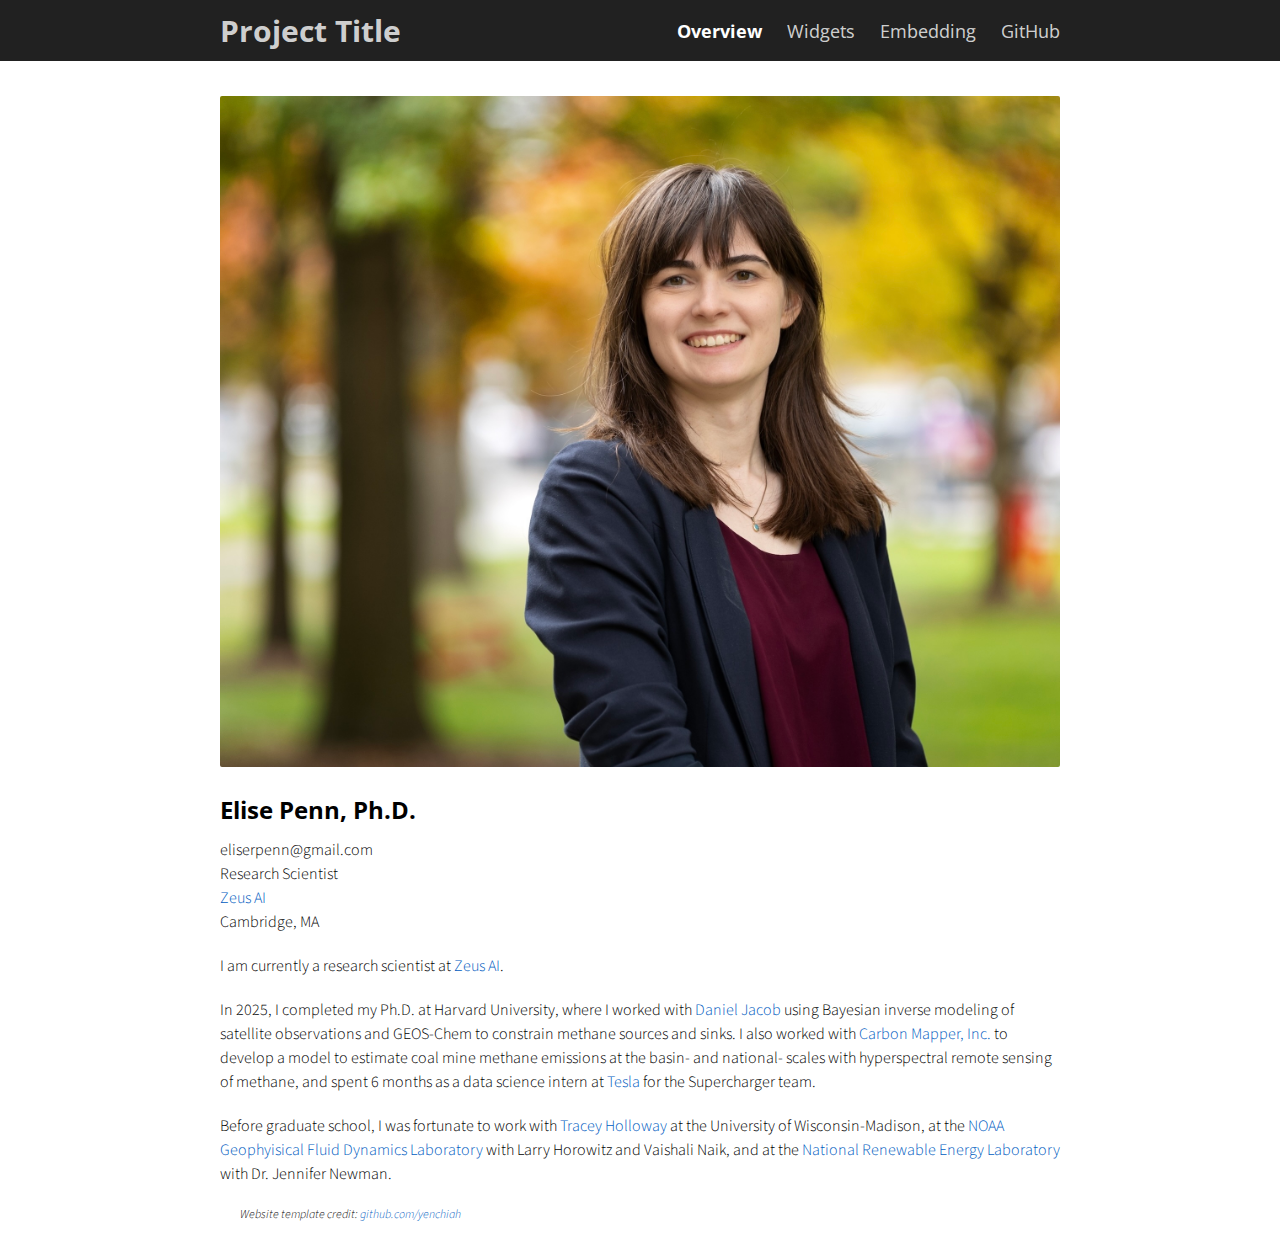
<file: index.html>
<!doctype html>
<html>

<head>
  
  <!-- Global site tag (gtag.js) - Google Analytics -->
  <script async src="https://www.googletagmanager.com/gtag/js?id=G-M1D12FNZS2"></script>
  <script>
    window.dataLayer = window.dataLayer || [];
    function gtag(){dataLayer.push(arguments);}
    gtag('js', new Date());

    gtag('config', 'G-M1D12FNZS2');
  </script>
  
  <title>Elise Penn, Ph.D.</title>
  <meta charset="utf-8" name="viewport" content="width=device-width, initial-scale=1">
  <link href="css/frame.css" media="screen" rel="stylesheet" type="text/css" />
  <link href="css/controls.css" media="screen" rel="stylesheet" type="text/css" />
  <link href="css/custom.css" media="screen" rel="stylesheet" type="text/css" />
  <link href='https://fonts.googleapis.com/css?family=Open+Sans:400,700' rel='stylesheet' type='text/css'>
  <link href='https://fonts.googleapis.com/css?family=Open+Sans+Condensed:300,700' rel='stylesheet' type='text/css'>
  <link href="https://fonts.googleapis.com/css?family=Source+Sans+Pro:400,700" rel="stylesheet">
  <script src="https://ajax.googleapis.com/ajax/libs/jquery/3.3.1/jquery.min.js"></script>
  <script src="js/menu.js"></script>
  <style>
    .menu-index {
      color: rgb(255, 255, 255) !important;
      opacity: 1 !important;
      font-weight: 700 !important;
    }
  </style>
</head>

<body>
  <div class="menu-container"></div>
  <div class="content-container">
    <div class="content">
      <div class="content-table flex-column">
<!---------------------------->
<!-- Headshot Header -->
        <div class="flex-row">
          <div class="flex-item flex-column">
            <img class="image" id="headshot" src="img/Penn_Elise_02_1mb_cropped.jpeg">
          </div>
          <div class="flex-item flex-column">
            <h2>Elise Penn, Ph.D.</h2>
            <p class="text">
              eliserpenn@gmail.com<br>
              Research Scientist<br>
              <a href="https://myzeus.ai" target="_blank">Zeus AI</a> <br>
              Cambridge, MA
            </p>
          </div>
        </div>
<!-- ...end Headshot Header -->
<!---------------------------->
<!-- About Me -->
        <div class="flex-row">
          <div class="flex-item flex-column">
            
          <p class="text">
          I am currently a research scientist at <a href="https://myzeus.ai" target="_blank">Zeus AI</a>. 
          </p>
            <p class="text">
            In 2025, I completed my Ph.D. at Harvard University, where I worked with <a href="https://acmg.seas.harvard.edu/people/daniel-j-jacob" target="_blank">Daniel Jacob</a> using Bayesian inverse modeling of satellite observations and GEOS-Chem
          to constrain methane sources and sinks. I also worked with <a href="https://carbonmapper.org" target="_blank">Carbon Mapper, Inc.</a> to
            develop a model to estimate coal mine methane emissions at the basin- and national- scales with hyperspectral remote sensing of methane,
            and spent 6 months as a data science intern at <a href="https://www.tesla.com/" target="_blank">Tesla</a> for the Supercharger team. 
          </p>
          <p class="text">
          Before graduate school, I was fortunate to work with <a href="https://hollowaygroup.org/traceyholloway" target="_blank">Tracey Holloway</a> at the University of Wisconsin-Madison, at the <a href="https://www.gfdl.noaa.gov/" target="_blank">NOAA Geophyisical Fluid Dynamics Laboratory</a> with Larry Horowitz and Vaishali Naik, and at the <a href="https://www.nrel.gov/">National Renewable Energy Laboratory</a> with Dr. Jennifer Newman.
          </p>

          
            <!-- 
            <h2>About Me</h2>
          <hr>
          <p class="text">
          My family moved a lot while I was growing up (some places include north/south California, Wisconsin, and Oxford, UK). Of these, I feel the stongest connection to Milwaukee, WI, where I've spent the most time. I am a proud alumna of <a href="https://en.wikipedia.org/wiki/Rufus_King_International_High_School">Milwaukee Public Schools</a>. 
          </p>
          <p class="text">
           My interest in the earth sciences started off on the "solid earth" side, when I majored in Geological Engineering at University of Wisconsin-Madison, and I still like to break out the geology books on road trips. My current hobbies include playing video games, weightlifting, and learning Portuguese.
          </p> 
              -->
<!---------------------------->
<!-- Credits-->
          <div class="flex-item flex-item-stretch flex-column">
            <p class="text text-small text-italic">
              Website template credit: <a href="https://github.com/yenchiah/project-website-template">github.com/yenchiah</a>
            </p>
          </div>
<!-- ...end Credits-->
          </div>
        </div>
      </div>
    </div>
  </div>
</body>

</html>
</file>
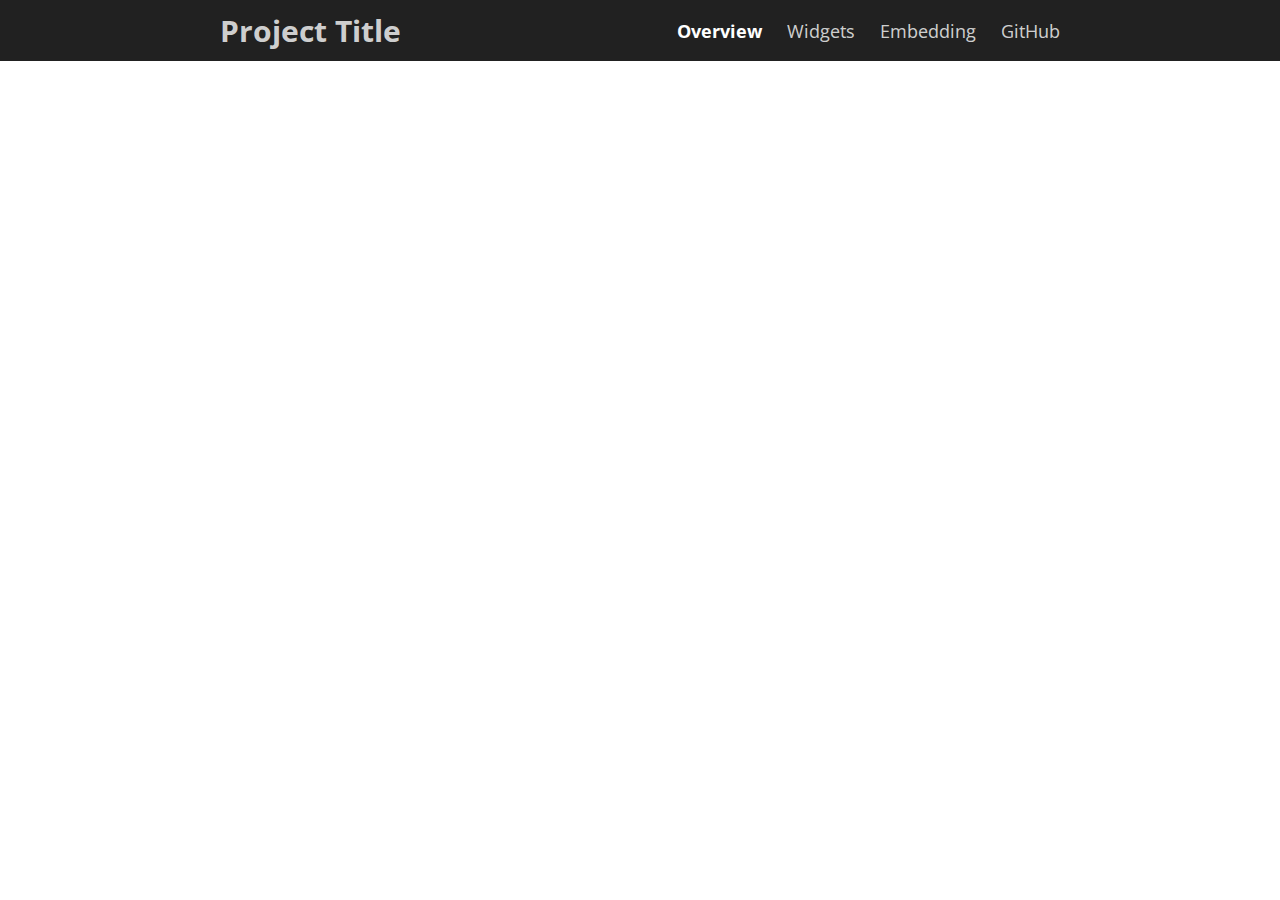
<file: CV.html>
<!doctype html>
<html>

<head>
  <title>Project Title</title>
  <meta charset="utf-8" name="viewport" content="width=device-width, initial-scale=1">
  <link href="css/frame.css" media="screen" rel="stylesheet" type="text/css" />
  <link href="css/controls.css" media="screen" rel="stylesheet" type="text/css" />
  <link href="css/custom.css" media="screen" rel="stylesheet" type="text/css" />
  <link href='https://fonts.googleapis.com/css?family=Open+Sans:400,700' rel='stylesheet' type='text/css'>
  <link href='https://fonts.googleapis.com/css?family=Open+Sans+Condensed:300,700' rel='stylesheet' type='text/css'>
  <link href="https://fonts.googleapis.com/css?family=Source+Sans+Pro:400,700" rel="stylesheet">
  <script src="https://ajax.googleapis.com/ajax/libs/jquery/3.3.1/jquery.min.js"></script>
  <script src="js/menu.js"></script>
  <style>
    .menu-index {
      color: rgb(255, 255, 255) !important;
      opacity: 1 !important;
      font-weight: 700 !important;
    }
  </style>
</head>

<body>
  <div class="menu-container"></div>
  <div class="content-container">
    <div class="content">
      <div class="content-table flex-column">
        <div class="flex-row">
          <div class="flex-item flex-column">
          </div>
          <div class="flex-item flex-column">
          </div>
        </div>
      </div>
    </div>
  </div>
</body>

</html>
</file>
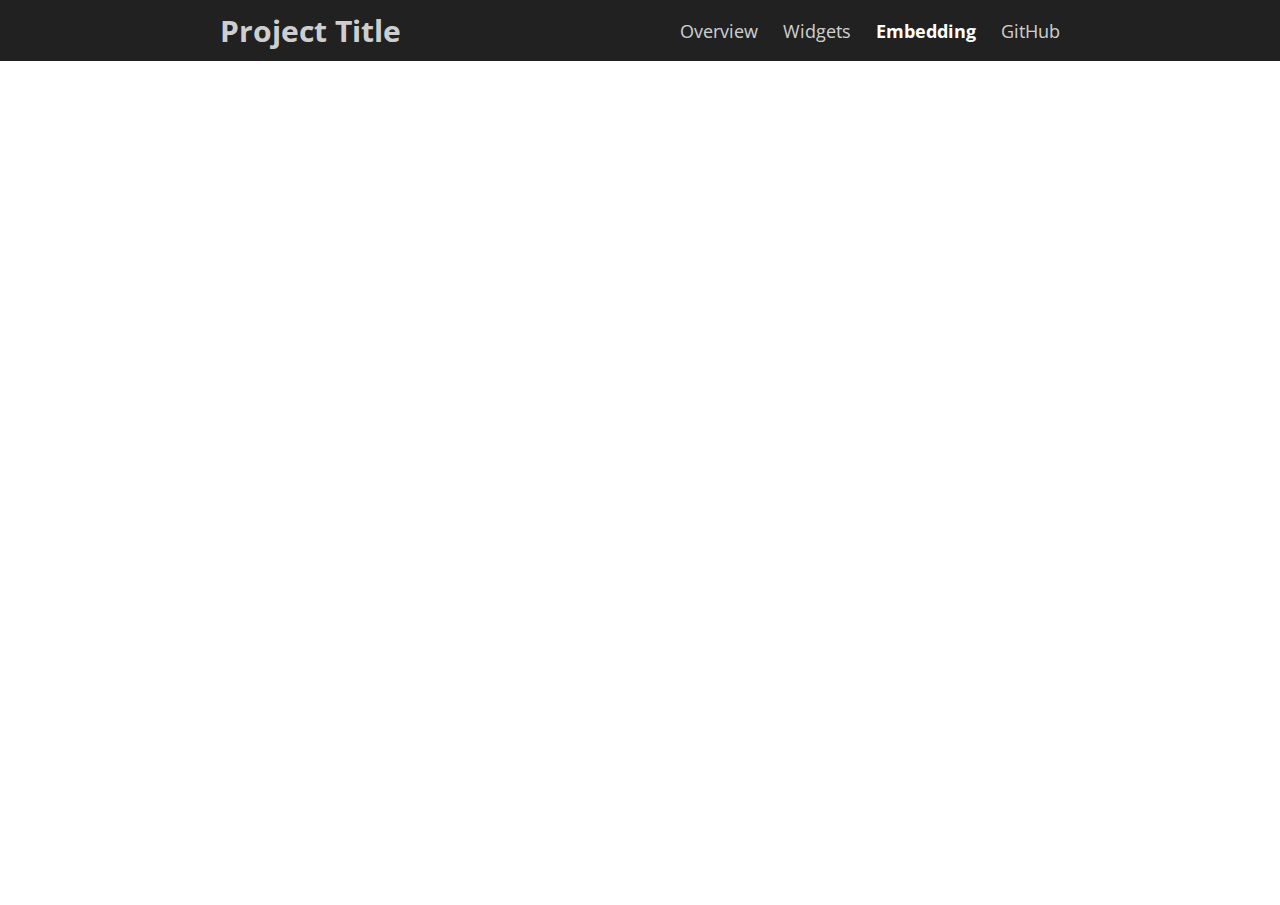
<file: embedding.html>
<!doctype html>
<html>

<head>
  <title>Project Title</title>
  <meta charset="utf-8" name="viewport" content="width=device-width, initial-scale=1">
  <link href="css/frame.css" media="screen" rel="stylesheet" type="text/css" />
  <link href="css/controls.css" media="screen" rel="stylesheet" type="text/css" />
  <link href="css/custom.css" media="screen" rel="stylesheet" type="text/css" />
  <link href='https://fonts.googleapis.com/css?family=Open+Sans:400,700' rel='stylesheet' type='text/css'>
  <link href='https://fonts.googleapis.com/css?family=Open+Sans+Condensed:300,700' rel='stylesheet' type='text/css'>
  <link href="https://fonts.googleapis.com/css?family=Source+Sans+Pro:400,700" rel="stylesheet">
  <script src="https://ajax.googleapis.com/ajax/libs/jquery/3.3.1/jquery.min.js"></script>
  <script src="js/menu.js"></script>
  <style>
    .menu-embedding {
      color: rgb(255, 255, 255) !important;
      opacity: 1 !important;
      font-weight: 700 !important;
    }
  </style>
</head>

<body class="force-no-scroll">
  <div class="menu-container"></div>
  <div class="iframe-container">
    <iframe class="iframe" src="http://yenchiah.me/geo-heatmap/GeoHeatmap.html"></iframe>
  </div>
</body>

</html>
</file>
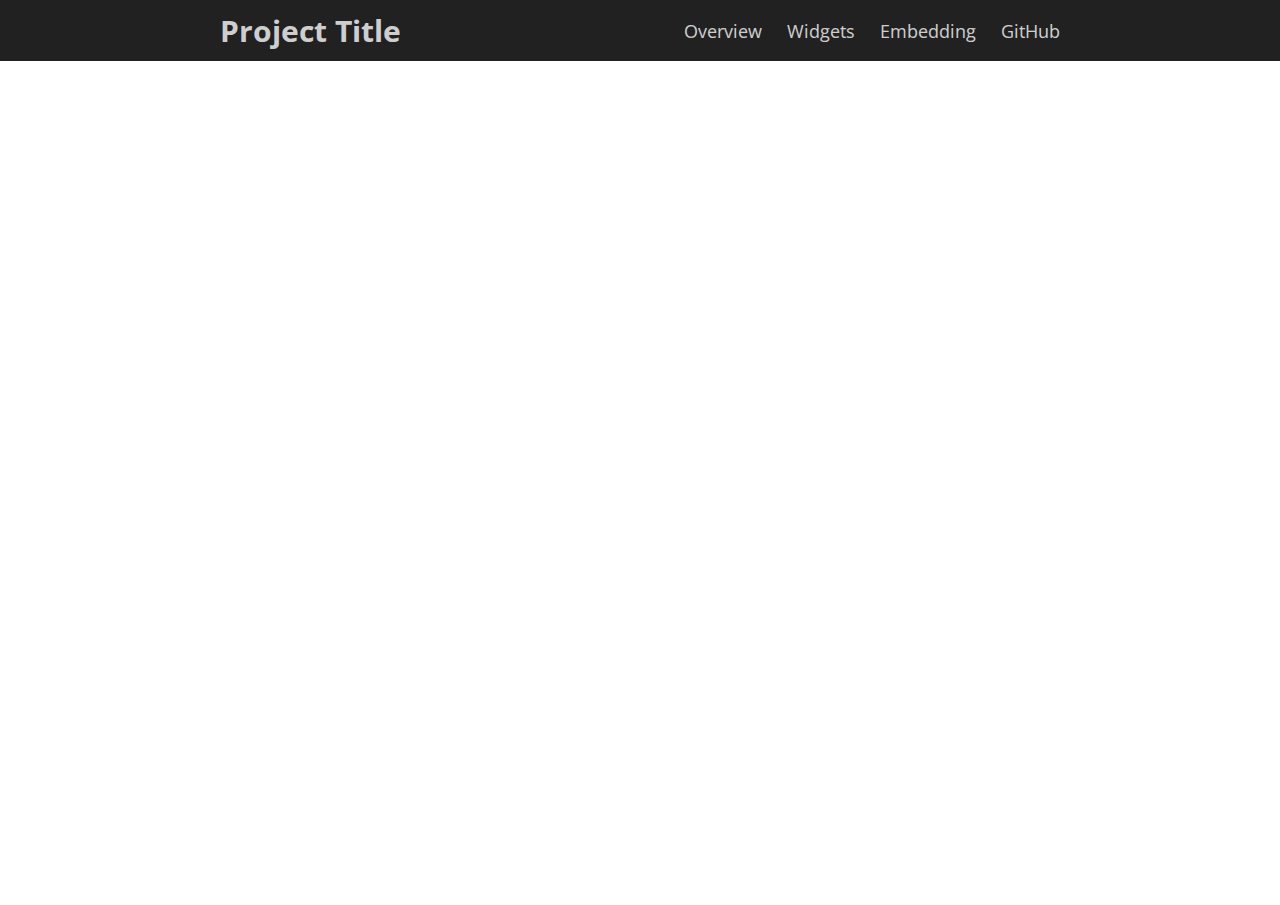
<file: graduation.html>
<!doctype html>
<html>

<head>
  
  <!-- Global site tag (gtag.js) - Google Analytics -->
  <script async src="https://www.googletagmanager.com/gtag/js?id=G-M1D12FNZS2"></script>
  <script>
    window.dataLayer = window.dataLayer || [];
    function gtag(){dataLayer.push(arguments);}
    gtag('js', new Date());

    gtag('config', 'G-M1D12FNZS2');
  </script>
  
  <title>Graduation 2025</title>
  <meta charset="utf-8" name="viewport" content="width=device-width, initial-scale=1">
  <link href="css/frame.css" media="screen" rel="stylesheet" type="text/css" />
  <link href="css/controls.css" media="screen" rel="stylesheet" type="text/css" />
  <link href="css/custom.css" media="screen" rel="stylesheet" type="text/css" />
  <link href='https://fonts.googleapis.com/css?family=Open+Sans:400,700' rel='stylesheet' type='text/css'>
  <link href='https://fonts.googleapis.com/css?family=Open+Sans+Condensed:300,700' rel='stylesheet' type='text/css'>
  <link href="https://fonts.googleapis.com/css?family=Source+Sans+Pro:400,700" rel="stylesheet">
  <script src="https://ajax.googleapis.com/ajax/libs/jquery/3.3.1/jquery.min.js"></script>
  <script src="js/menu.js"></script>
</head>

<body class="force-no-scroll">
  <div class="menu-container"></div>
  <div class="iframe-container">
    <!-- Embedded CV from Google Drive -->
    <iframe class=iframe src="https://docs.google.com/document/d/1flY-hun-EV-kcZyIP2SkpkIrVYNHCOxtAK_69auMXUY/preview"></iframe>
  </div>
</body>

</html>
</file>
<file: css/frame.css>
/*************************************************************************
 * GitHub: https://github.com/yenchiah/project-website-template
 * Version: v3.29
 * This CSS file is for the website frame
 * If you want to keep this template updated, avoid modifying this file
 * Instead, add your own CSS in the index.css
 *************************************************************************/

html,
body {
  margin: 0;
  padding: 0;
  background-color: white;
  font-family: 'Open Sans', Helvetica, Arial, sans-serif;
  left: 0;
  right: 0;
  width: auto;
}

a {
  outline: none;
  cursor: pointer;
}

img {
  -webkit-touch-callout: none;
  -webkit-user-select: none;
  -khtml-user-select: none;
  -moz-user-select: none;
  -ms-user-select: none;
  user-select: none;
}

video {
  -webkit-touch-callout: none;
  -webkit-user-select: none;
  -khtml-user-select: none;
  -moz-user-select: none;
  -ms-user-select: none;
  user-select: none;
}

h2 {
  font-size: 24px;
  margin: 10px 0 0 0;
  padding: 0;
  font-weight: bold;
  font-family: 'Open Sans', Helvetica, Arial, sans-serif;
}

h3 {
  font-size: 18px;
  margin: 10px 0 0 0;
  padding: 0;
  font-weight: bold;
  font-family: 'Open Sans', Helvetica, Arial, sans-serif;
}

ul,
ol {
  margin: 10px 0 10px 0;
}

li ol,
li ul {
  margin: 0;
}

hr {
  border: 0;
  height: 1px;
  background: #333;
  margin: 0 0 10px 0;
}

.menu-container {
  z-index: 2;
  position: relative;
  width: 100%;
  background-color: #212121;
  min-width: 300px;
  -webkit-touch-callout: none;
  -webkit-user-select: none;
  -khtml-user-select: none;
  -moz-user-select: none;
  -ms-user-select: none;
  user-select: none;
}

.menu {
  position: relative;
  margin: 0 auto;
  max-width: 900px;
}

.menu-table {
  padding: 10px 10px;
  width: 100%;
  margin: 0;
}

.menu-highlight {
  color: rgb(255, 255, 255) !important;
  opacity: 1 !important;
  font-weight: 700 !important;
}

.logo {
  margin-left: 20px;
}

.logo a {
  color: rgba(255, 255, 255, 0.8);
  font-family: 'Open Sans Condensed', Helvetica, Arial, sans-serif;
  font-size: 30px;
  text-decoration: none;
  font-weight: 700;
  flex: 1 auto;
}

.menu-button {
  width: 40px;
  height: 40px;
  display: none;
  cursor: pointer;
  margin-right: 20px;
}

.menu-button img {
  width: 30px;
  height: 30px;
}

.menu-items a {
  color: rgba(255, 255, 255, 0.8);
  text-decoration: none;
  font-weight: 400;
  font-size: 18px;
  flex: 1 auto;
  transition: opacity 0.1s ease-in-out;
  -moz-transition: opacity 0.1s ease-in-out;
  -webkit-transition: opacity 0.1s ease-in-out;
  font-family: 'Open Sans', Helvetica, Arial, sans-serif;
  white-space: nowrap;
}

.menu-items a:not(:last-child) {
  margin-right: 25px;
}

.menu-items a:hover {
  color: rgb(255, 255, 255);
  opacity: 1;
}

.content-container {
  z-index: 1;
  position: relative;
  width: 100%;
  min-width: 300px;
}

.content {
  position: relative;
  margin: 0 auto;
  font-size: 16px;
  font-family: 'Source Sans Pro', Helvetica, Arial, sans-serif;
  font-weight: 300;
  line-height: 1.5;
  max-width: 900px;
  overflow-x: auto;
}

.content p a,
.content ul a,
.content ol a {
  text-decoration: none;
  color: #005cbf;
}

.content p a:hover,
.content ul a:hover,
.content ol a:hover {
  text-decoration: underline;
}

.content-table {
  padding: 20px 10px;
  width: 100%;
  margin: 0;
}

.flex-column {
  display: flex;
  flex-direction: column;
  flex-wrap: wrap;
  justify-content: flex-start;
  align-items: stretch;
  align-content: stretch;
  box-sizing: border-box;
}

.flex-row-space-between {
  display: flex;
  flex-direction: row;
  flex-wrap: wrap;
  justify-content: space-between;
  align-items: center;
  align-content: stretch;
  box-sizing: border-box;
}

.flex-row {
  display: flex;
  flex-direction: row;
  flex-wrap: wrap;
  justify-content: flex-start;
  align-items: center;
  align-content: stretch;
  box-sizing: border-box;
}

.flex-row-center {
  display: flex;
  flex-direction: row;
  flex-wrap: wrap;
  justify-content: center;
  align-items: center;
  align-content: stretch;
  box-sizing: border-box;
}

.flex-item-stretch {
  flex: 1 auto;
}

.flex-item-stretch-2 {
  flex: 1 auto;
}

.flex-item-stretch-3 {
  flex: 1 auto;
}

.flex-item-stretch-4 {
  flex: 1 auto;
}

.flex-item-stretch-5 {
  flex: 1 auto;
}

.flex-item {
  margin: 0 20px;
}

.left-align {
  float: left;
}

.right-align {
  float: right;
}

.full-width {
  width: 100%;
}

.badge-text {
  font-size: 30px;
  font-weight: 700;
}

.text {
  margin: 10px 0 10px 0;
  padding: 0;
}

.text-large-margin {
  margin: 15px 0 15px 0;
  padding: 0;
}

.text-small-margin {
  margin: 5px 0 5px 0;
  padding: 0;
}

.text-no-margin {
  margin: 0;
  padding: 0;
}

.image {
  border-radius: 2px;
  width: 100%;
  margin: 15px 0;
  -webkit-touch-callout: none;
  -webkit-user-select: none;
  -khtml-user-select: none;
  -moz-user-select: none;
  -ms-user-select: none;
  user-select: none;
  display: flex;
}

.image.center {
  align-self: center;
}

.image img,
.image video {
  width: 100%;
  height: 100%;
  box-sizing: border-box;
  display: table-cell;
  overflow: hidden;
  border-radius: 2px;
}

.adaptive-image {
  background-position: center;
  background-repeat: no-repeat;
  background-size: cover;
}

.image-wrap-text {
  float: left;
  margin: 5px 40px 25px 0;
}

.image-caption {
  width: 100%;
  text-align: center;
  margin-top: -10px;
  margin-bottom: 10px;
}

.max-width-400 {
  max-width: 400px;
}

.max-width-140 {
  max-width: 140px;
}

ol.publication {
  display: flex;
  flex-direction: column-reverse;
  list-style: none;
  margin: 7px 0 7px 0;
  padding: 0;
  flex-wrap: wrap;
}

ol.publication li {
  display: flex;
  align-items: baseline;
  margin: 0;
  padding: 0;
}

ol.publication li p:before {
  line-height: 1;
  margin-right: 5px;
}

ol.publication.C-list {
  counter-reset: C-counter;
}

ol.publication.C-list li p {
  counter-increment: C-counter;
}

ol.publication.C-list li p:before {
  content: "[C"counter(C-counter)"]";
}

ol.publication.J-list {
  counter-reset: J-counter;
}

ol.publication.J-list li p {
  counter-increment: J-counter;
}

ol.publication.J-list li p:before {
  content: "[J"counter(J-counter)"]";
}

ol.publication.T-list {
  counter-reset: T-counter;
}

ol.publication.T-list li p {
  counter-increment: T-counter;
}

ol.publication.T-list li p:before {
  content: "[T"counter(T-counter)"]";
}

ol.publication.O-list {
  counter-reset: O-counter;
}

ol.publication.O-list li p {
  counter-increment: O-counter;
}

ol.publication.O-list li p:before {
  content: "[O"counter(O-counter)"]";
}

ol.publication.P-list {
  counter-reset: P-counter;
}

ol.publication.P-list li p {
  counter-increment: P-counter;
}

ol.publication.P-list li p:before {
  content: "[P"counter(P-counter)"]";
}

ol.publication.M-list {
  counter-reset: M-counter;
}

ol.publication.M-list li p {
  counter-increment: M-counter;
}

ol.publication.M-list li p:before {
  content: "[M"counter(M-counter)"]";
}

ol.publication.F-list {
  counter-reset: F-counter;
}

ol.publication.F-list li p {
  counter-increment: F-counter;
}

ol.publication.F-list li p:before {
  content: "[F"counter(F-counter)"]";
}

ol.publication.A-list {
  counter-reset: A-counter;
}

ol.publication.A-list li p {
  counter-increment: A-counter;
}

ol.publication.A-list li p:before {
  content: "[A"counter(A-counter)"]";
}

ol.nested {
  list-style: none;
  counter-reset: item;
}

ol.nested>li:before {
  counter-increment: item;
  content: counters(item, ".") ". ";
  padding-right: 0.6em;
}

.noselect {
  -webkit-touch-callout: none;
  -webkit-user-select: none;
  -khtml-user-select: none;
  -moz-user-select: none;
  -ms-user-select: none;
  user-select: none;
}

.center-align-content {
  display: flex;
  justify-content: center;
  align-items: center;
}

.left-align-content {
  display: flex;
  justify-content: flex-start;
  align-items: center;
}

.text-large {
  font-size: 20px;
}

.text-small {
  font-size: 12px;
}

.text-italic {
  font-style: italic;
}

.text-justify {
  text-align: justify;
}

.text-center {
  text-align: center;
}

.iframe-container {
  position: absolute;
  top: 61px;
  bottom: 0;
  left: 0;
  height: auto;
  width: 100%;
  min-width: 300px;
}

.iframe {
  border: 0;
  width: 100%;
  height: 100%;
}

.iframe-in-body {
  width: 100%;
  height: 400px;
  border: 1px solid #666666;
  margin: 15px 0;
}

.iframe-in-tab {
  width: 100%;
  height: 400px;
  border: 0;
  margin: 0;
  padding: 0;
}

.force-no-scroll {
  overflow-y: hidden;
}

.force-scroll {
  overflow-y: scroll;
}

.highlight-text {
  font-weight: bold;
}

.custom-text-info,
.custom-text-info p,
.custom-text-info a {
  color: #17a2b8;
}

.custom-text-info a:hover {
  color: #007082;
}

.custom-text-primary,
.custom-text-primary p,
.custom-text-primary a {
  color: #007bff;
}

.custom-text-primary a:hover {
  color: #005cbf;
}

.custom-text-danger,
.custom-text-danger p,
.custom-text-danger a {
  color: #dc3545;
}

.custom-text-danger a:hover {
  color: #a71120;
}

.gallery {
  display: flex;
  flex-direction: row;
  flex-wrap: wrap;
  justify-content: flex-start;
  align-items: center;
  align-content: stretch;
  box-sizing: border-box;
  width: 100%;
  padding: 0 10px;
}

.gallery a {
  border: 1px solid rgba(0, 0, 0, 0);
  color: black;
  text-decoration: none;
  padding: 10px;
  cursor: default;
  -webkit-touch-callout: none;
  -webkit-user-select: none;
  -khtml-user-select: none;
  -moz-user-select: none;
  -ms-user-select: none;
  user-select: none;
}

.gallery a>img,
.gallery a>video {
  border-radius: 2px;
  width: 100%;
  background-image: url(../img/loading.gif);
  background-repeat: no-repeat;
  background-size: 30px 30px;
  background-position: center;
  min-height: 50px;
}

.gallery a>div {
  width: 100%;
  text-align: center;
}

.custom-table-container {
  display: grid;
  width: fit-content;
  width: -moz-fit-content;
  margin: 15px 0;
}

.custom-table-container.center {
  margin-left: auto;
  margin-right: auto;
}

.custom-table {
  display: block;
  overflow-x: auto;
  border: 1px solid #666666;
  border-collapse: collapse;
  border-spacing: 0;
  empty-cells: show;
  margin: 0;
  padding: 0;
}

.custom-table thead {
  text-align: left;
  border-bottom: 1px solid #666666;
}

.custom-table tfoot {
  border-top: 1px solid #666666;
}

.custom-table tr.bg-color-gray {
  background-color: #dadada;
}

.custom-table tr.bg-color-light-gray {
  background-color: #efefef;
}

.custom-table td,
.custom-table th {
  padding: 5px 10px;
}

.no-top-margin {
  margin-top: 0;
}

.no-bottom-margin {
  margin-bottom: 0;
}

.break-long-url {
  /* These are technically the same, but use both */
  overflow-wrap: break-word;
  word-wrap: break-word;

  -ms-word-break: break-all;
  /* This is the dangerous one in WebKit, as it breaks things wherever */
  word-break: break-all;
  /* Instead use this non-standard one: */
  word-break: break-word;

  /* Adds a hyphen where the word breaks, if supported (No Blink) */
  -ms-hyphens: auto;
  -moz-hyphens: auto;
  -webkit-hyphens: auto;
  hyphens: auto;
}

.graph-title {
  font-size: 20px;
  margin-bottom: 0;
  margin-top: 15px;
}

.add-top-margin {
  margin-top: 15px;
}

.add-top-margin-small {
  margin-top: 5px;
}

.add-top-margin-large {
  margin-top: 20px;
}

.add-bottom-margin {
  margin-bottom: 15px;
}

.add-bottom-margin-small {
  margin-bottom: 5px;
}

.add-bottom-margin-large {
  margin-bottom: 20px;
}

@media screen and (min-width: 900px) {
  .flex-item-stretch {
    flex: 1;
  }

  .flex-item-stretch-2 {
    flex: 2;
  }

  .flex-item-stretch-3 {
    flex: 3;
  }

  .flex-item-stretch-4 {
    flex: 4;
  }

  .flex-item-stretch-5 {
    flex: 5;
  }
}

@media screen and (max-width: 750px) {
  .logo {
    -webkit-tap-highlight-color: transparent;
  }

  .menu-items {
    display: none;
    width: 100%;
  }

  .menu-items a:first-child {
    margin-top: 10px;
  }

  .menu-items a {
    width: 100%;
    padding: 10px 0;
    border-top: 1px solid rgba(255, 255, 255, 0.5);
  }

  .menu-button {
    display: flex;
    flex-direction: row;
    flex-wrap: wrap;
    justify-content: flex-end;
    align-items: center;
    align-content: stretch;
    box-sizing: border-box;
    -webkit-tap-highlight-color: transparent;
  }

  .menu-button:focus {
    pointer-events: none;
  }

  .menu-button:focus+.menu-items {
    display: block;
  }

  .menu-button:focus+.menu-items a {
    display: block;
  }

  .menu-items:hover {
    display: block;
  }

  .menu-items>a {
    display: block;
  }

  .image-wrap-text {
    max-width: 100%;
    margin-bottom: 20px;
    margin-right: 0;
  }
}

@media screen and (min-width: 900px) {
  .gallery a {
    flex: 1 0 25%;
    max-width: 25%;
  }
}

@media screen and (min-width: 700px) and (max-width: 900px) {
  .gallery a {
    flex: 1 0 33.3%;
    max-width: 33.3%;
  }
}

@media screen and (min-width: 500px) and (max-width: 700px) {
  .gallery a {
    flex: 1 0 50%;
    max-width: 50%;
  }
}

@media screen and (max-width: 500px) {
  .gallery a {
    flex: 1 0 100%;
    max-width: 100%;
  }
}
</file>
<file: css/controls.css>
/*************************************************************************
 * GitHub: https://github.com/yenchiah/project-website-template
 * Version: v3.29
 * This CSS file has control elements that do not require JavaScript
 * If you want to keep this template updated, avoid modifying this file
 * Instead, add your own CSS in the index.css
 *************************************************************************/

.custom-image-button {
  display: flex;
  flex-direction: column;
  flex-wrap: wrap;
  justify-content: flex-start;
  align-items: stretch;
  align-content: stretch;
  box-sizing: border-box;
  text-decoration: none;
  -webkit-touch-callout: none;
  -webkit-user-select: none;
  -khtml-user-select: none;
  -moz-user-select: none;
  -ms-user-select: none;
  user-select: none;
}

.custom-button {
  font-family: 'Open Sans', Helvetica, Arial, sans-serif;
  padding: 10px 20px;
  text-align: center;
  font-size: 14px;
  line-height: 15px;
  outline: none;
  border-radius: 2px;
  cursor: pointer;
  box-shadow: none;
  transition: background-color 0.1s, box-shadow 0.1s, border 0.1s;
  text-decoration: none;
  display: block;
  box-sizing: border-box;
  color: white;
  border: 1px solid #7d7d7d;
  background-color: #7d7d7d;
  -webkit-touch-callout: none;
  -webkit-user-select: none;
  -khtml-user-select: none;
  -moz-user-select: none;
  -ms-user-select: none;
  user-select: none;
}

.custom-button:not(:disabled):hover {
  background-color: #4d4d4d;
  border-color: #4d4d4d;
}

.custom-button:not(:disabled):active {
  background-color: #4d4d4d;
  border-color: #4d4d4d;
}

.custom-button:disabled {
  opacity: 0.4;
  cursor: default;
}

.custom-button-primary {
  background-color: #007bff;
  border-color: #007bff;
}

.custom-button-primary:not(:disabled):hover {
  background-color: #005cbf;
  border-color: #005cbf;
}

.custom-button-primary:not(:disabled):active {
  background-color: #005cbf;
  border-color: #005cbf;
}

.custom-button-danger {
  background-color: #dc3545;
  border-color: #dc3545;
}

.custom-button-danger:not(:disabled):hover {
  background-color: #a71120;
  border-color: #a71120;
}

.custom-button-danger:not(:disabled):active {
  background-color: #a71120;
  border-color: #a71120;
}

.custom-button-info {
  background-color: #17a2b8;
  border-color: #17a2b8;
}

.custom-button-info:not(:disabled):hover {
  background-color: #007082;
  border-color: #007082;
}

.custom-button-info:not(:disabled):active {
  background-color: #007082;
  border-color: #007082;
}

.custom-button-flat {
  font-family: 'Open Sans', Helvetica, Arial, sans-serif;
  text-align: center;
  font-size: 16px;
  line-height: 16px;
  outline: none;
  border-radius: 48px;
  cursor: pointer;
  box-shadow: none;
  transition: background-color 0.1s, box-shadow 0.1s, border 0.1s;
  text-decoration: none;
  color: black;
  border: 1px solid #777777;
  background-color: white;
  padding: 13px;
  display: flex;
  flex-direction: row;
  flex-wrap: wrap;
  justify-content: center;
  align-items: center;
  align-content: center;
  box-sizing: border-box;
  -webkit-touch-callout: none;
  -webkit-user-select: none;
  -khtml-user-select: none;
  -moz-user-select: none;
  -ms-user-select: none;
  user-select: none;
}

.custom-button-flat.large {
  font-size: 18px;
  line-height: 18px;
  padding: 17px;
  border-radius: 56px;
}

.custom-button-flat.small {
  font-size: 14px;
  line-height: 14px;
  padding: 12px;
  border-radius: 42px;
}

.custom-button-flat:disabled {
  opacity: 0.4;
  cursor: default;
}

.custom-button-flat img {
  width: 20px;
  height: 20px;
}

.custom-button-flat.small img {
  width: 16px;
  height: 16px;
}

.custom-button-flat.large img {
  width: 24px;
  height: 24px;
}

.custom-button-flat span {
  margin-left: 6px;
}

input.custom-textbox,
textarea.custom-textbox {
  font-family: 'Source Sans Pro', Helvetica, Arial, sans-serif;
  box-sizing: border-box;
  padding: 5px 10px;
  background: rgb(255, 255, 255);
  border: 1px solid #7d7d7d;
  font-size: 16px;
  outline: none;
  border-radius: 2px;
  resize: vertical;
}

input.custom-textbox {
  min-height: 37px;
  max-height: 37px;
}

textarea.custom-textbox {
  min-height: 60px;
  max-height: 200px;
}

input[readonly].custom-textbox,
textarea[readonly].custom-textbox {
  cursor: default;
  background: rgb(230, 230, 230);
}

.control-group {
  display: flex;
  flex-direction: row;
  flex-wrap: wrap;
  justify-content: flex-start;
  align-items: center;
  align-content: stretch;
  box-sizing: border-box;
  -webkit-touch-callout: none;
  -webkit-user-select: none;
  -khtml-user-select: none;
  -moz-user-select: none;
  -ms-user-select: none;
  user-select: none;
}

.control-group .custom-image-button {
  margin: 10px 0 10px 0;
}

.control-group .custom-image-button:not(:last-child) {
  margin-right: 15px;
}

.control-group .custom-button {
  margin: 10px 0 10px 0;
}

.control-group .custom-button:not(:last-child) {
  margin-right: 15px;
}

.control-group .custom-button-flat {
  margin: 10px 0 10px 0;
}

.control-group .custom-button-flat:not(:last-child) {
  margin-right: 15px;
}

.control-group .custom-textbox {
  margin: 10px 0 10px 0;
}

.control-group .custom-textbox:not(:last-child) {
  margin-right: 15px;
}

@media screen and (max-width: 500px) {
  .stretch-on-mobile {
    margin-left: 0 !important;
    margin-right: 0 !important;
    flex: 1 0 100%;
    max-width: 100%;
  }
}

.pulse-white {
  box-shadow: 0 0 0 rgba(255, 255, 255, 0.5);
  animation: pulse-white 2s infinite;
}

@-webkit-keyframes pulse-white {
  0% {
    -webkit-box-shadow: 0 0 0 0 rgba(255, 255, 255, 0.5);
  }

  70% {
    -webkit-box-shadow: 0 0 0 15px rgba(255, 255, 255, 0);
  }

  100% {
    -webkit-box-shadow: 0 0 0 0 rgba(255, 255, 255, 0);
  }
}

@keyframes pulse-white {
  0% {
    -moz-box-shadow: 0 0 0 0 rgba(255, 255, 255, 0.5);
    box-shadow: 0 0 0 0 rgba(255, 255, 255, 0.5);
  }

  70% {
    -moz-box-shadow: 0 0 0 15px rgba(255, 255, 255, 0);
    box-shadow: 0 0 0 15px rgba(255, 255, 255, 0);
  }

  100% {
    -moz-box-shadow: 0 0 0 0 rgba(255, 255, 255, 0);
    box-shadow: 0 0 0 0 rgba(255, 255, 255, 0);
  }
}

.pulse-black {
  box-shadow: 0 0 0 rgba(0, 0, 0, 0.5);
  animation: pulse-black 2s infinite;
}

@-webkit-keyframes pulse-black {
  0% {
    -webkit-box-shadow: 0 0 0 0 rgba(0, 0, 0, 0.5);
  }

  70% {
    -webkit-box-shadow: 0 0 0 15px rgba(0, 0, 0, 0);
  }

  100% {
    -webkit-box-shadow: 0 0 0 0 rgba(0, 0, 0, 0);
  }
}

@keyframes pulse-black {
  0% {
    -moz-box-shadow: 0 0 0 0 rgba(0, 0, 0, 0.5);
    box-shadow: 0 0 0 0 rgba(0, 0, 0, 0.5);
  }

  70% {
    -moz-box-shadow: 0 0 0 15px rgba(0, 0, 0, 0);
    box-shadow: 0 0 0 15px rgba(0, 0, 0, 0);
  }

  100% {
    -moz-box-shadow: 0 0 0 0 rgba(0, 0, 0, 0);
    box-shadow: 0 0 0 0 rgba(0, 0, 0, 0);
  }
}

.pulse-primary {
  box-shadow: 0 0 0 rgba(0, 123, 255, 0.5);
  animation: pulse-primary 2s infinite;
}

@-webkit-keyframes pulse-primary {
  0% {
    -webkit-box-shadow: 0 0 0 0 rgba(0, 123, 255, 0.5);
  }

  70% {
    -webkit-box-shadow: 0 0 0 15px rgba(0, 123, 255, 0);
  }

  100% {
    -webkit-box-shadow: 0 0 0 0 rgba(0, 123, 255, 0);
  }
}

@keyframes pulse-primary {
  0% {
    -moz-box-shadow: 0 0 0 0 rgba(0, 123, 255, 0.5);
    box-shadow: 0 0 0 0 rgba(0, 123, 255, 0.5);
  }

  70% {
    -moz-box-shadow: 0 0 0 15px rgba(0, 123, 255, 0);
    box-shadow: 0 0 0 15px rgba(0, 123, 255, 0);
  }

  100% {
    -moz-box-shadow: 0 0 0 0 rgba(0, 123, 255, 0);
    box-shadow: 0 0 0 0 rgba(0, 123, 255, 0);
  }
}

.pulse-danger {
  box-shadow: 0 0 0 rgba(220, 53, 69, 0.5);
  animation: pulse-danger 2s infinite;
}

@-webkit-keyframes pulse-danger {
  0% {
    -webkit-box-shadow: 0 0 0 0 rgba(220, 53, 69, 0.5);
  }

  70% {
    -webkit-box-shadow: 0 0 0 15px rgba(220, 53, 69, 0);
  }

  100% {
    -webkit-box-shadow: 0 0 0 0 rgba(220, 53, 69, 0);
  }
}

@keyframes pulse-danger {
  0% {
    -moz-box-shadow: 0 0 0 0 rgba(220, 53, 69, 0.5);
    box-shadow: 0 0 0 0 rgba(220, 53, 69, 0.5);
  }

  70% {
    -moz-box-shadow: 0 0 0 15px rgba(220, 53, 69, 0);
    box-shadow: 0 0 0 15px rgba(220, 53, 69, 0);
  }

  100% {
    -moz-box-shadow: 0 0 0 0 rgba(220, 53, 69, 0);
    box-shadow: 0 0 0 0 rgba(220, 53, 69, 0);
  }
}

.pulse-info {
  box-shadow: 0 0 0 rgba(23, 162, 184, 0.5);
  animation: pulse-info 2s infinite;
}

@-webkit-keyframes pulse-info {
  0% {
    -webkit-box-shadow: 0 0 0 0 rgba(23, 162, 184, 0.5);
  }

  70% {
    -webkit-box-shadow: 0 0 0 15px rgba(23, 162, 184, 0);
  }

  100% {
    -webkit-box-shadow: 0 0 0 0 rgba(23, 162, 184, 0);
  }
}

@keyframes pulse-info {
  0% {
    -moz-box-shadow: 0 0 0 0 rgba(23, 162, 184, 0.5);
    box-shadow: 0 0 0 0 rgba(23, 162, 184, 0.5);
  }

  70% {
    -moz-box-shadow: 0 0 0 15px rgba(23, 162, 184, 0);
    box-shadow: 0 0 0 15px rgba(23, 162, 184, 0);
  }

  100% {
    -moz-box-shadow: 0 0 0 0 rgba(23, 162, 184, 0);
    box-shadow: 0 0 0 0 rgba(23, 162, 184, 0);
  }
}
</file>
<file: css/custom.css>
/*************************************************************************
 * Your custom CSS file
 *************************************************************************/

.custom-dropdown {
  width: 240px;
}

.custom-textbox {
  width: 240px;
}

#dialog-1,
#dialog-2,
#dialog-3,
#dialog-4,
#share-dialog {
  display: none;
}

#share-url {
  width: 100%;
  -webkit-touch-callout: default !important;
  -webkit-user-select: text !important;
  -khtml-user-select: text !important;
  -moz-user-select: text !important;
  -ms-user-select: text !important;
  user-select: text !important;
}

#share-url-copy-prompt {
  display: none;
  color: #007bff;
}
</file>
